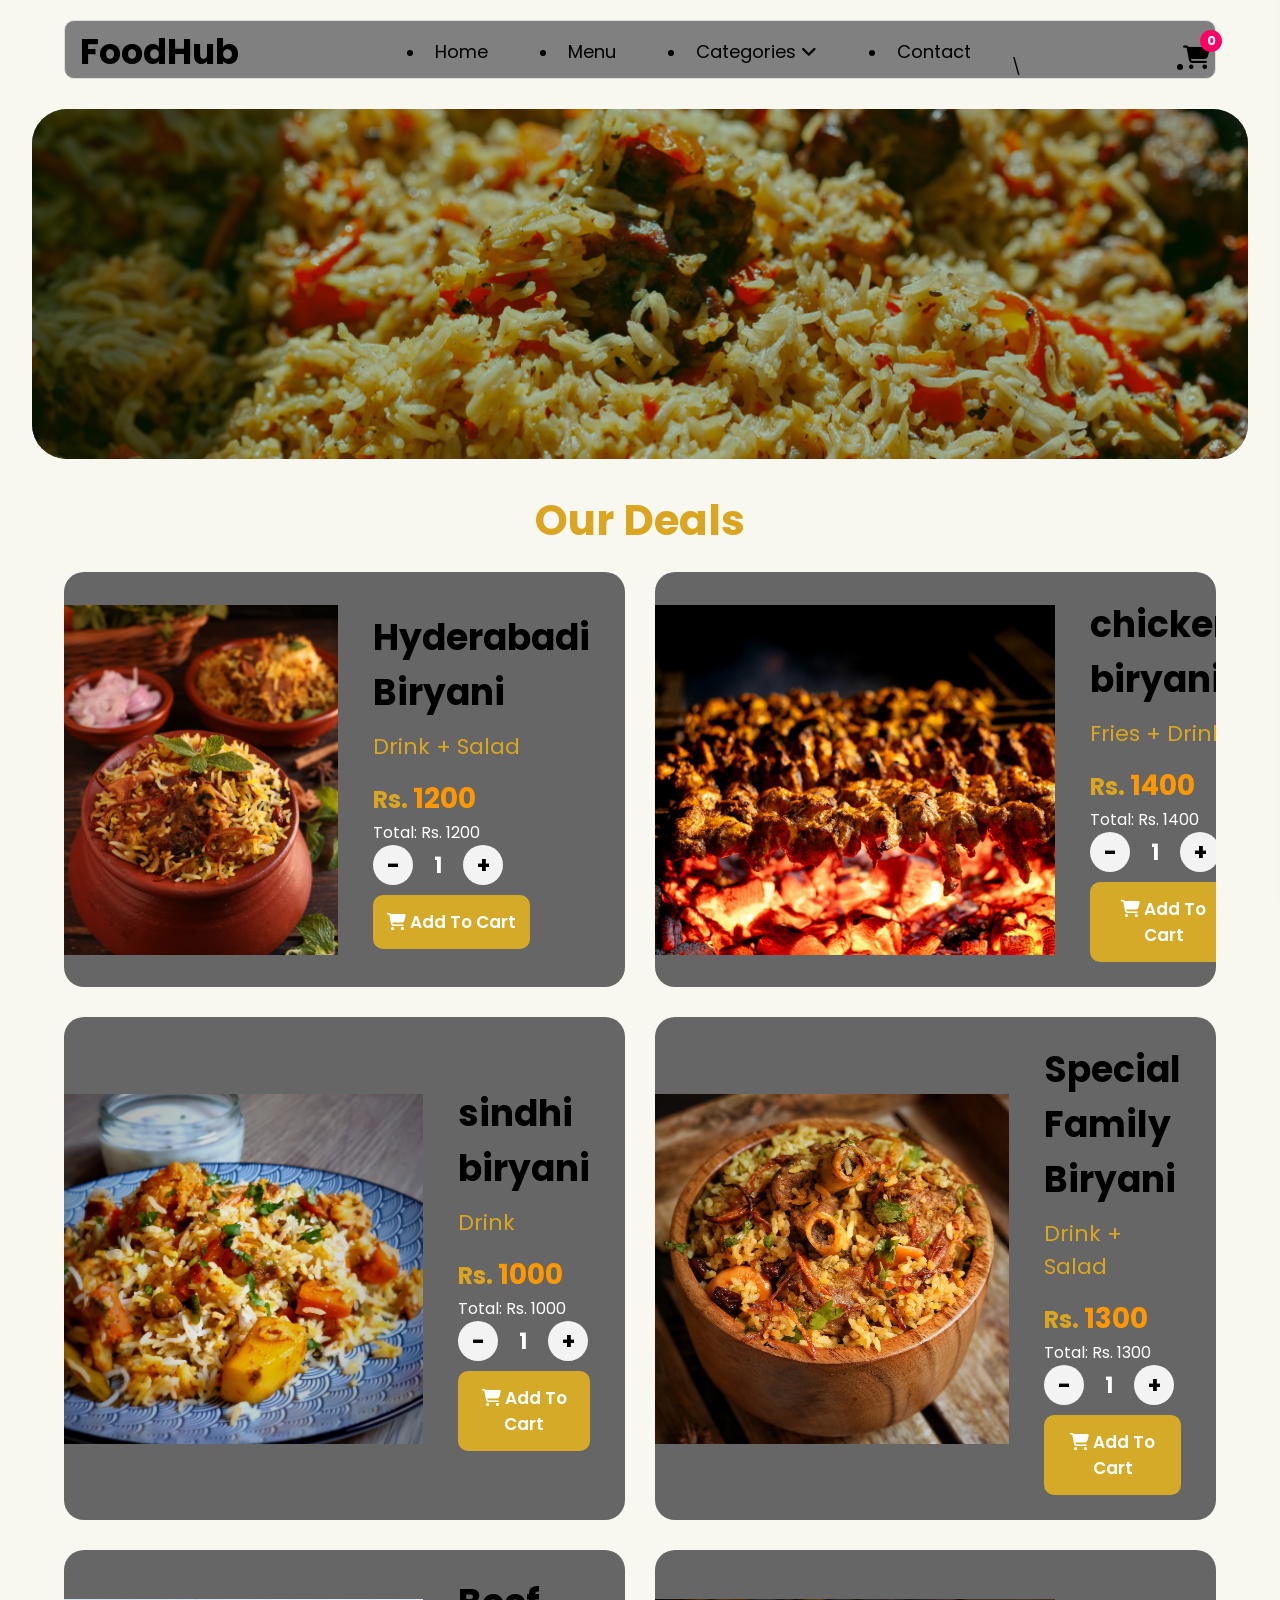
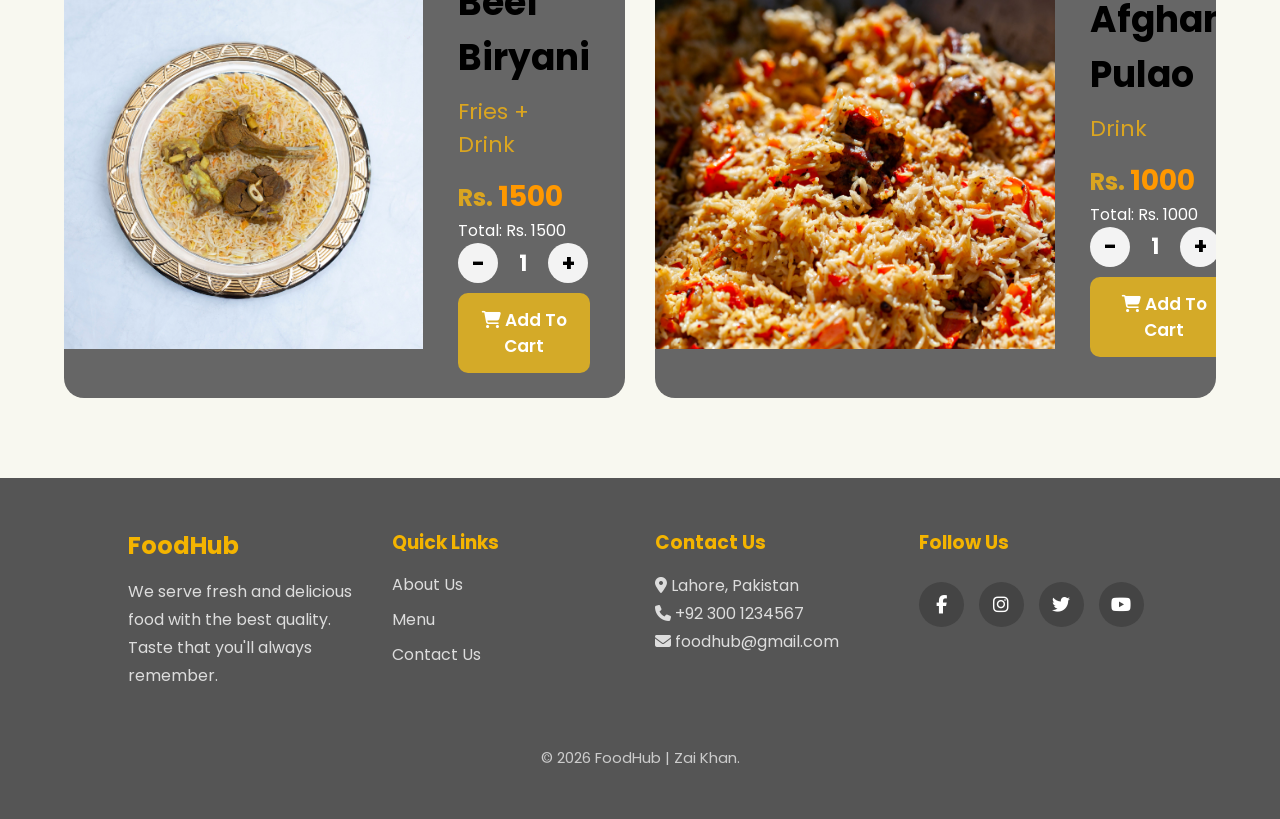
<file: biryani1.html>
<!DOCTYPE html>
<html lang="en">

<head>
    <meta charset="UTF-8">
    <meta name="viewport" content="width=device-width, initial-scale=1.0">
    <title>Restaurant Banner</title>

    <!-- Font Awesome -->
    <link rel="stylesheet" href="https://cdnjs.cloudflare.com/ajax/libs/font-awesome/6.5.2/css/all.min.css">

    <!-- CSS -->
    <link rel="stylesheet" href="style3.css">
</head>

<body>
    <header>

        <nav>

            <div class="logo">
                FoodHub
            </div>

            <ul id="nav-links">

                <li><a href="index.html">Home</a></li>

                <li><a href="menu.html">Menu</a></li>

                <li class="dropdown">

                    <a href="#">Categories <i class="fa-solid fa-angle-down"></i></a>

                    <ul class="dropdown-menu">

                        <li><a href="tikka.html">Tikka</a></li>
                        <li><a href="biryani1.html">Biryani</a></li>
                        <li><a href="apetizer1.html">Appetizer</a></li>
                        <li><a href="fish.html">Fish</a></li>

                    </ul>

                </li>

                <li><a href="contact.html">Contact</a></li>\
                 </ul>
                <li>
           
            <a href="#" id="cart-icon">
                <i class="fa-solid fa-cart-shopping"></i>
                <span id="cart-count">0</span>
            </a>
            </li>
             <div class="hamburger" id="hamburger">
                            <span></span>
                            <span></span>
                            <span></span>
                        </div>


            

        </nav>
        <div class="search-box">

            <input type="text" id="search" placeholder="Search Food...">

        </div>


        <section class="banner">
            <img src="./assets/afghanip.jpg" alt="Burger Banner" class="bg-image">


        </section>

        <section class="combos">

            <h2 class="heading">Our Deals</h2>

            <div class="combo-container">

                <!-- Card 1 -->
                <div class="combo-card">
                    <img src="./assets/hyder b.jpg" alt="">
                    <div class="combo-content">
                        <h3>Hyderabadi Biryani</h3>
                        <p> Drink + Salad</p>

                        <div class="price-box">

                            <div class="price">
                                Rs. <span class="unit-price">1200</span>
                            </div>

                            <div class="total">
                                Total: Rs. <span class="total-price">1200</span>
                            </div>

                            <div class="cart-controls">

                                <button class="minus">-</button>

                                <span class="quantity">1</span>

                                <button class="plus">+</button>

                                <button class="cart-btn">
                                    <i class="fa-solid fa-cart-shopping"></i>
                                    Add To Cart
                                </button>

                            </div>

                        </div>
                    </div>
                </div>

                <!-- Card 2 -->
                <div class="combo-card">
                    <img src="./assets/pexels-litoon-dev-148552401-36879454.jpg">
                    <div class="combo-content">
                        <h3>chicken biryani</h3>
                        <p> Fries + Drink</p>
                        <div class="price-box">

                            <div class="price">
                                Rs. <span class="unit-price">1400</span>
                            </div>

                            <div class="total">
                                Total: Rs. <span class="total-price">1400</span>
                            </div>

                            <div class="cart-controls">

                                <button class="minus">-</button>

                                <span class="quantity">1</span>

                                <button class="plus">+</button>

                                <button class="cart-btn">
                                    <i class="fa-solid fa-cart-shopping"></i>
                                    Add To Cart
                                </button>

                            </div>

                        </div>
                    </div>
                </div>

                <!-- Card 3 -->
                <div class="combo-card">
                    <img src="./assets/sindhi bir.jpg" alt="">
                    <div class="combo-content">
                        <h3>sindhi biryani</h3>
                        <p> Drink</p>

                        <div class="price-box">

                            <div class="price">
                                Rs. <span class="unit-price">1000</span>
                            </div>

                            <div class="total">
                                Total: Rs. <span class="total-price">1000</span>
                            </div>

                            <div class="cart-controls">

                                <button class="minus">-</button>

                                <span class="quantity">1</span>

                                <button class="plus">+</button>

                                <button class="cart-btn">
                                    <i class="fa-solid fa-cart-shopping"></i>
                                    Add To Cart
                                </button>

                            </div>

                        </div>
                    </div>
                </div>










                <!-- Card 1 -->
                <div class="combo-card">
                    <img src="./assets/special family b.jpg" alt="">
                    <div class="combo-content">
                        <h3>Special Family Biryani</h3>
                        <p> Drink + Salad</p>
                        <div class="price-box">

                            <div class="price">
                                Rs. <span class="unit-price">1300</span>
                            </div>

                            <div class="total">
                                Total: Rs. <span class="total-price">1300</span>
                            </div>

                            <div class="cart-controls">

                                <button class="minus">-</button>

                                <span class="quantity">1</span>

                                <button class="plus">+</button>

                                <button class="cart-btn">
                                    <i class="fa-solid fa-cart-shopping"></i>
                                    Add To Cart
                                </button>

                            </div>

                        </div>
                    </div>
                </div>


                <!-- Card 2 -->
                <div class="combo-card">
                    <img src="./assets/beef b.jpg" alt="">
                    <div class="combo-content">
                        <h3>Beef Biryani</h3>
                        <p> Fries + Drink</p>

                        <div class="price-box">

                            <div class="price">
                                Rs. <span class="unit-price">1500</span>
                            </div>

                            <div class="total">
                                Total: Rs. <span class="total-price">1500</span>
                            </div>

                            <div class="cart-controls">

                                <button class="minus">-</button>

                                <span class="quantity">1</span>

                                <button class="plus">+</button>

                                <button class="cart-btn">
                                    <i class="fa-solid fa-cart-shopping"></i>
                                    Add To Cart
                                </button>

                            </div>

                        </div>
                    </div>
                </div>

                <!-- Card 3 -->
                <div class="combo-card">
                    <img src="./assets/afghanip.jpg" alt="">
                    <div class="combo-content">
                        <h3>Afghani Pulao</h3>
                        <p> Drink</p>

                        <div class="price-box">

                            <div class="price">
                                Rs. <span class="unit-price">1000</span>
                            </div>

                            <div class="total">
                                Total: Rs. <span class="total-price">1000</span>
                            </div>

                            <div class="cart-controls">

                                <button class="minus">-</button>

                                <span class="quantity">1</span>

                                <button class="plus">+</button>

                                <button class="cart-btn">
                                    <i class="fa-solid fa-cart-shopping"></i>
                                    Add To Cart
                                </button>

                            </div>

                        </div>
                    </div>
                </div>

            </div>


        </section>
    </header>


    <div class="cart-sidebar">

        <div class="cart-header">
            <h2>Your Cart</h2>
            <button id="close-cart">&times;</button>
        </div>

        <div id="cart-items">

        </div>

        <div class="cart-footer">

            <h3>
                Total :
                Rs.
                <span id="grand-total">0</span>
            </h3>

            <a href="checkout.html">
                <button id="checkout">
                    Checkout
                </button>
            </a>

        </div>

    </div>

    <footer>

        <div class="footer-container">

            <div class="footer-box">

                <h2>FoodHub</h2>

                <p>
                    We serve fresh and delicious food with the best quality.
                    Taste that you'll always remember.
                </p>

            </div>

            <div class="footer-box">

                <h3>Quick Links</h3>


                <a href="#">About Us</a>
                <a href="menu.html">Menu</a>
                <a href="contact.html">Contact Us</a>

            </div>

            <div class="footer-box">

                <h3>Contact Us</h3>

                <p><i class="fa-solid fa-location-dot"></i> Lahore, Pakistan</p>

                <p><i class="fa-solid fa-phone"></i> +92 300 1234567</p>

                <p><i class="fa-solid fa-envelope"></i> foodhub@gmail.com</p>

            </div>

            <div class="footer-box">

                <h3>Follow Us</h3>

                <div class="social">

                    <a href="#"><i class="fab fa-facebook-f"></i></a>

                    <a href="#"><i class="fab fa-instagram"></i></a>

                    <a href="#"><i class="fab fa-twitter"></i></a>

                    <a href="#"><i class="fab fa-youtube"></i></a>

                </div>

            </div>

        </div>

        <hr>

        <p class="copy">
            © 2026 FoodHub | Zai Khan.
        </p>

    </footer>





    <script>

        const hamburger = document.getElementById("hamburger");
        const navLinks = document.getElementById("nav-links");

        hamburger.addEventListener("click", function () {
            navLinks.classList.toggle("active");
        });

        const dropdown = document.querySelector(".dropdown");

        dropdown.addEventListener("click", function (e) {
            if (window.innerWidth <= 768) {
                e.preventDefault();
                dropdown.classList.toggle("active");
            }
        });

        const cartItems = document.getElementById("cart-items");

        const grandTotal = document.getElementById("grand-total");

        const cartCount = document.getElementById("cart-count");

        let total = 0;

        let count = 0;
        let cart = JSON.parse(localStorage.getItem("cart")) || [];

        document.querySelectorAll(".combo-card").forEach(function (card) {
            const productName = card.querySelector("h3").textContent;

            const addBtn = card.querySelector(".cart-btn");

            let qty = 1;

            const unitPrice = parseInt(card.querySelector(".unit-price").textContent);

            const qtyText = card.querySelector(".quantity");

            const totalText = card.querySelector(".total-price");

            const plus = card.querySelector(".plus");

            const minus = card.querySelector(".minus");

            plus.addEventListener("click", function () {

                qty++;

                qtyText.textContent = qty;

                totalText.textContent = qty * unitPrice;

            });

            minus.addEventListener("click", function () {

                if (qty > 1) {

                    qty--;

                    qtyText.textContent = qty;

                    totalText.textContent = qty * unitPrice;

                }

            });

            addBtn.addEventListener("click", function () {

                const existingItem = cart.find(function (item) {
                    return item.name === productName;
                });

                if (existingItem) {

                    existingItem.qty += qty;

                } else {

                    cart.push({
                        name: productName,
                        price: unitPrice,
                        qty: qty
                    });

                }

                renderCart();

            });
        });






        const cartIcon = document.getElementById("cart-icon");

        const cartSidebar = document.querySelector(".cart-sidebar");

        const closeCart = document.getElementById("close-cart");

        cartIcon.onclick = function () {

            cartSidebar.classList.add("active");

        }

        closeCart.onclick = function () {

            cartSidebar.classList.remove("active");

        }
        renderCart();

        function renderCart() {

            cartItems.innerHTML = "";

            total = 0;
            count = 0;

            cart.forEach(function (item) {

                total += item.price * item.qty;

                count += item.qty;

                cartItems.innerHTML += `

<div class="cart-item">

    <h4>${item.name}</h4>

    <div class="cart-qty">

        <button class="decrease" data-name="${item.name}">-</button>

        <span>${item.qty}</span>

        <button class="increase" data-name="${item.name}">+</button>

    </div>

    <p>Rs. ${item.qty * item.price}</p>

    <button class="remove-btn" data-name="${item.name}">
        Remove
    </button>

    <hr>

</div>

`;
            });

            if (cart.length === 0) {

                cartItems.innerHTML = "<h3>Your Cart is Empty</h3>";

            }

            grandTotal.textContent = total;

            cartCount.textContent = count;

            localStorage.setItem("cart", JSON.stringify(cart));

            document.querySelectorAll(".remove-btn").forEach(function (btn) {

                btn.addEventListener("click", function () {

                    const name = this.dataset.name;

                    cart = cart.filter(function (item) {
                        return item.name !== name;
                    });

                    renderCart();

                });

            });


            document.querySelectorAll(".increase").forEach(function (btn) {

                btn.addEventListener("click", function () {

                    const name = this.dataset.name;

                    const item = cart.find(function (p) {
                        return p.name === name;
                    });

                    item.qty++;

                    renderCart();

                });

            });

            document.querySelectorAll(".decrease").forEach(function (btn) {

                btn.addEventListener("click", function () {

                    const name = this.dataset.name;

                    const item = cart.find(function (p) {
                        return p.name === name;
                    });

                    if (item.qty > 1) {

                        item.qty--;

                    } else {

                        cart = cart.filter(function (p) {
                            return p.name !== name;
                        });

                    }

                    renderCart();

                });

            });



        }
        const topBtn = document.getElementById("topBtn");

        window.onscroll = function () {

            if (window.scrollY > 300) {

                topBtn.style.display = "block";

            } else {

                topBtn.style.display = "none";

            }

        }

        topBtn.onclick = function () {

            window.scrollTo({

                top: 0,

                behavior: "smooth"

            });

        }
    </script>
</body>

</html>
</file>
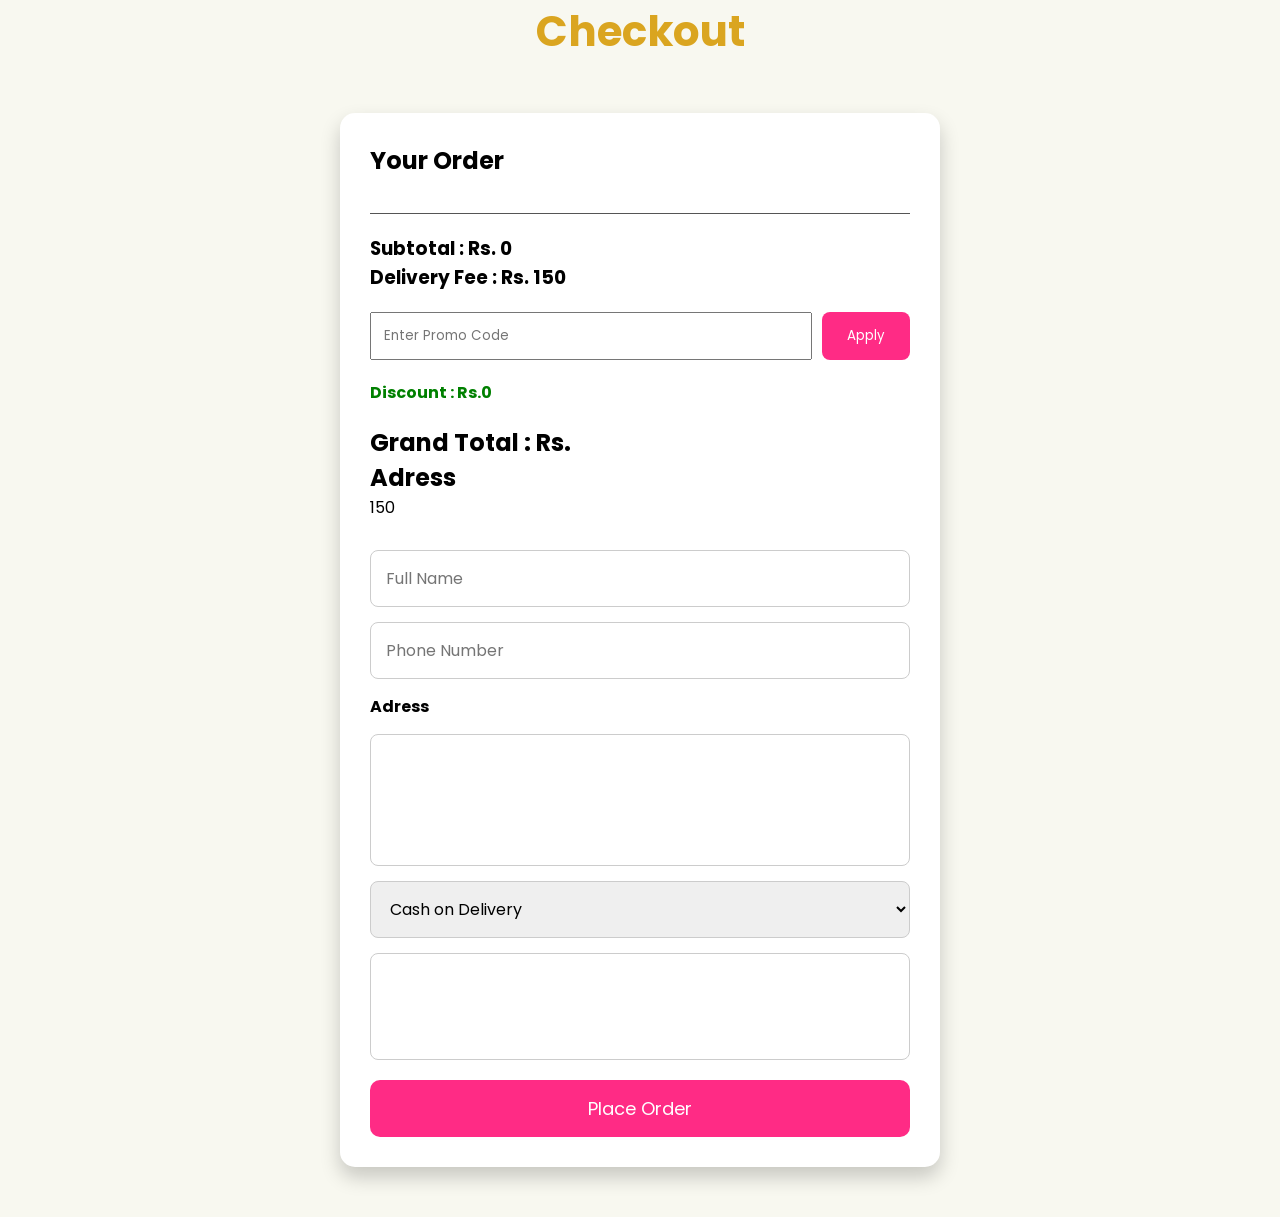
<file: checkout.html>
<!DOCTYPE html>
<html lang="en">

<head>

<meta charset="UTF-8">

<meta name="viewport" content="width=device-width, initial-scale=1.0">

<title>Checkout</title>

<link rel="stylesheet" href="style3.css">

</head>

<body>

<h1 class="heading">
Checkout
</h1>

<div class="checkout-card">

<h2>Your Order</h2>

<div id="checkout-items">

</div>

<hr>

<h3>
Subtotal :
Rs.
<span id="checkout-total">0</span>
</h3>

<h3>
Delivery Fee :
Rs.
150
</h3>
<div class="promo-box">

    <input
        type="text"
        id="promo-code"
        placeholder="Enter Promo Code">

    <button id="apply-promo">
        Apply
    </button>

</div>

<p id="discount-text">
    Discount : Rs.0
</p>

<h2>
Grand Total :
Rs.
<h2>Adress</h2>
<span id="final-total">0</span>
</h2>

<div class="customer-form">

    <input type="text"
           id="customer-name"
           placeholder="Full Name"
           required>

    <input type="tel"
           id="customer-phone"
           placeholder="Phone Number"
           required>
<h4>Adress</h4>
    <textarea
    
        id="customer-address"
        placeholder="Delivery Address"
        rows="4"
        required>
    </textarea>

    <select id="payment">

        <option value="Cash on Delivery">
            Cash on Delivery
        </option>

        <option value="Credit Card">
            Credit Card
        </option>

        <option value="Debit Card">
            Debit Card
        </option>

    </select>

    <textarea
        id="notes"
        placeholder="Order Notes (Optional)"
        rows="3">
    </textarea>

</div>

<button id="place-order">

Place Order

</button>

</div>

<script src="checkout.js"></script>

</body>

</html>
</file>
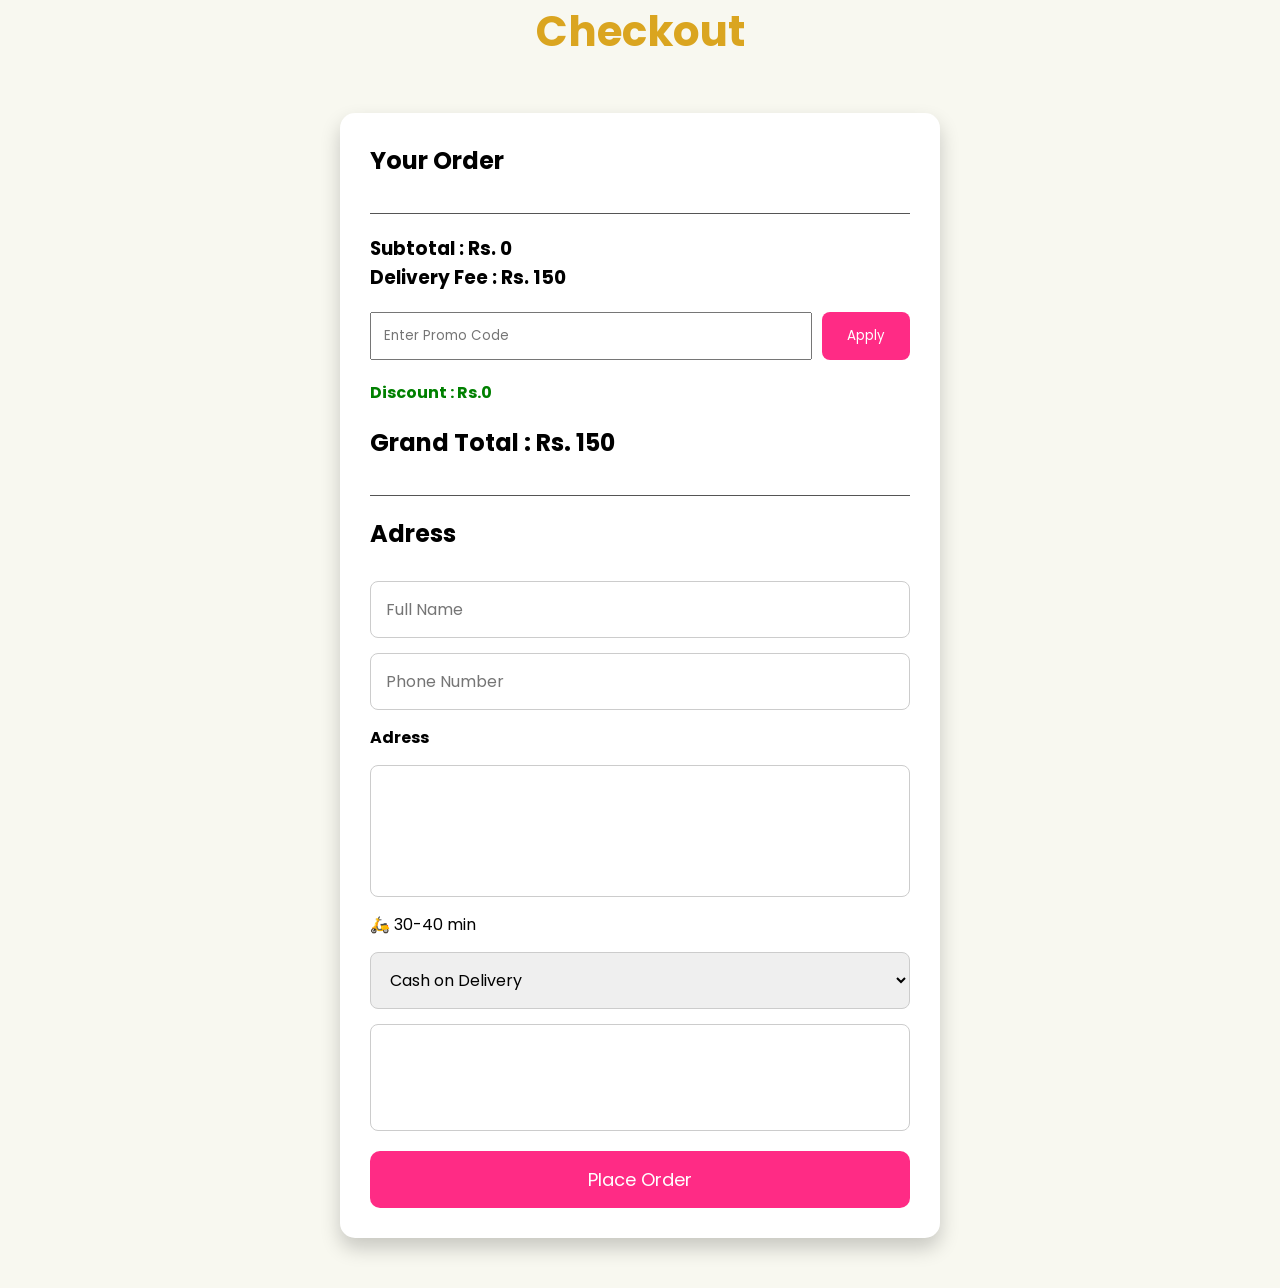
<file: checkout1.html>
<!DOCTYPE html>
<html lang="en">

<head>

<meta charset="UTF-8">

<meta name="viewport" content="width=device-width, initial-scale=1.0">

<title>Checkout</title>

<link rel="stylesheet" href="style3.css">

</head>

<body>

<h1 class="heading">
Checkout
</h1>

<div class="checkout-card">

<h2>Your Order</h2>

<div id="checkout-items">

</div>

<hr>

<h3>
Subtotal :
Rs.
<span id="checkout-total">0</span>
</h3>

<h3>
Delivery Fee :
Rs.
150
</h3>
<div class="promo-box">

    <input
        type="text"
        id="promo-code"
        placeholder="Enter Promo Code">

    <button id="apply-promo">
        Apply
    </button>

</div>

<p id="discount-text">
    Discount : Rs.0
</p>

<h2>
Grand Total :
Rs.
<span id="final-total">0</span><hr>
<h2>Adress</h2>
</h2>

<div class="customer-form">

    <input type="text"
           id="customer-name"
           placeholder="Full Name"
           required>

    <input type="tel"
           id="customer-phone"
           placeholder="Phone Number"
           required>
<h4>Adress</h4>
    <textarea
        id="customer-address"
        placeholder="Delivery Address"
        rows="4"
        required>
    </textarea>


    <p class="delivery">
🛵 30-40 min
</p>

    <select id="payment">

        <option value="Cash on Delivery">
            Cash on Delivery
        </option>

        <option value="Credit Card">
            Credit Card
        </option>

        <option value="Debit Card">
            Debit Card
        </option>

    </select>

    <textarea
        id="notes"
        placeholder="Order Notes (Optional)"
        rows="3">
    </textarea>

</div>

<button id="place-order">

Place Order

</button>

</div>

<script src="checkout1.js"></script>

</body>

</html>
</file>
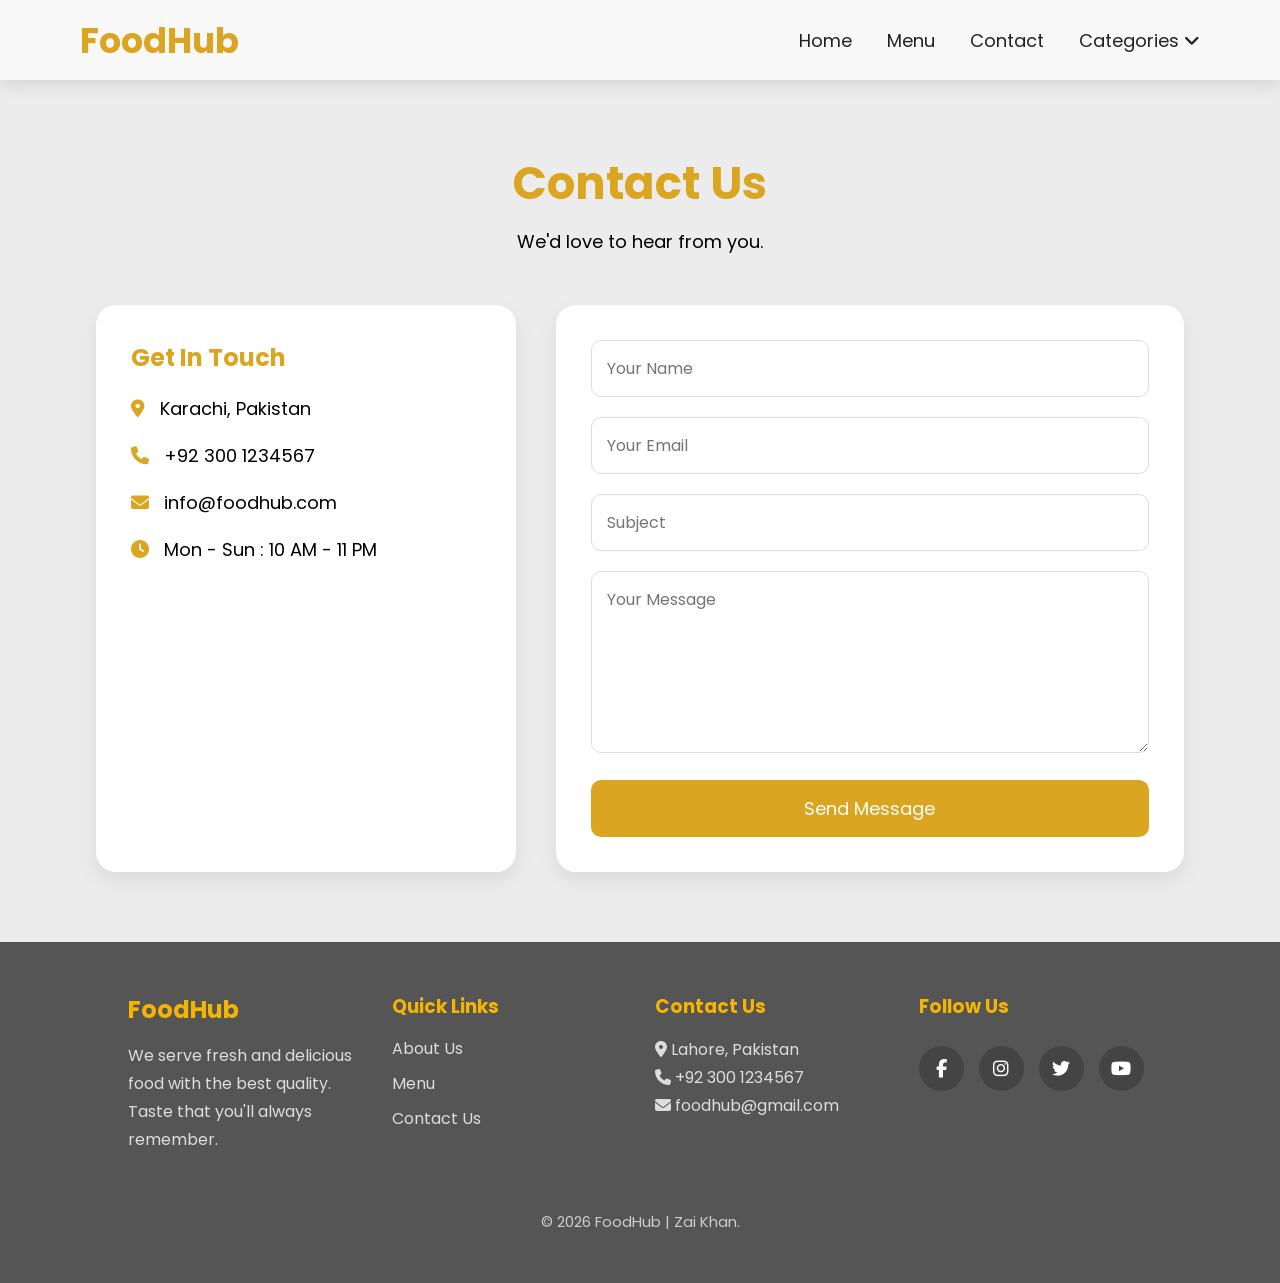
<file: contact.html>
<!DOCTYPE html>
<html lang="en">

<head>

    <meta charset="UTF-8">
    <meta name="viewport" content="width=device-width, initial-scale=1.0">

    <title>Contact Us</title>

    <link rel="stylesheet" href="style5.css">

    <link rel="stylesheet"
        href="https://cdnjs.cloudflare.com/ajax/libs/font-awesome/6.5.2/css/all.min.css">

</head>

<body>

<header>

<nav>

<div class="logo">FoodHub</div>

<ul>

<li><a href="index.html">Home</a></li>

<li><a href="menu.html">Menu</a></li>

<li><a href="contact.html">Contact</a></li>
<li class="dropdown">

                    <a href="#">Categories <i class="fa-solid fa-angle-down"></i></a>

                    <ul class="dropdown-menu">

                        <li><a href="tikka.html">Tikka</a></li>
                        <li><a href="biryani1.html">Biryani</a></li>
                        <li><a href="apetizer1.html">Appetizer</a></li>
                        <li><a href="fish.html">Fish</a></li>
                      

                    </ul>

                </li>

</ul>
<div class="menu-toggle" id="menu-toggle">
        <i class="fa-solid fa-bars"></i>
    </div>
</nav>

</header>


<section class="contact">

<h1>Contact Us</h1>

<p>We'd love to hear from you.</p>

<div class="contact-container">

<div class="contact-info">

<h2>Get In Touch</h2>

<p><i class="fa-solid fa-location-dot"></i> Karachi, Pakistan</p>

<p><i class="fa-solid fa-phone"></i> +92 300 1234567</p>

<p><i class="fa-solid fa-envelope"></i> info@foodhub.com</p>

<p><i class="fa-solid fa-clock"></i> Mon - Sun : 10 AM - 11 PM</p>

</div>

<div class="contact-form">

<form>

<input type="text" placeholder="Your Name" required>

<input type="email" placeholder="Your Email" required>

<input type="text" placeholder="Subject">

<textarea rows="6" placeholder="Your Message"></textarea>

<button type="submit">Send Message</button>

</form>

</div>

</div>

</section>
 <footer>

        <div class="footer-container">

            <div class="footer-box">

                <h2>FoodHub</h2>

                <p>
                    We serve fresh and delicious food with the best quality.
                    Taste that you'll always remember.
                </p>

            </div>

            <div class="footer-box">

                <h3>Quick Links</h3>


                <a href="#">About Us</a>
                <a href="menu.html">Menu</a>
                <a href="contact.html">Contact Us</a>

            </div>

            <div class="footer-box">

                <h3>Contact Us</h3>

                <p><i class="fa-solid fa-location-dot"></i> Lahore, Pakistan</p>

                <p><i class="fa-solid fa-phone"></i> +92 300 1234567</p>

                <p><i class="fa-solid fa-envelope"></i> foodhub@gmail.com</p>

            </div>

            <div class="footer-box">

                <h3>Follow Us</h3>

                <div class="social">

                    <a href="#"><i class="fab fa-facebook-f"></i></a>

                    <a href="#"><i class="fab fa-instagram"></i></a>

                    <a href="#"><i class="fab fa-twitter"></i></a>

                    <a href="#"><i class="fab fa-youtube"></i></a>

                </div>

            </div>

        </div>

        <hr>

        <p class="copy">
            © 2026 FoodHub | Zai Khan.
        </p>

    </footer>


<script>

const menuToggle = document.getElementById("menu-toggle");
const navLinks = document.getElementById("nav-links");

menuToggle.addEventListener("click", () => {
    navLinks.classList.toggle("active");
});

</script>
</body>

</html>
</file>
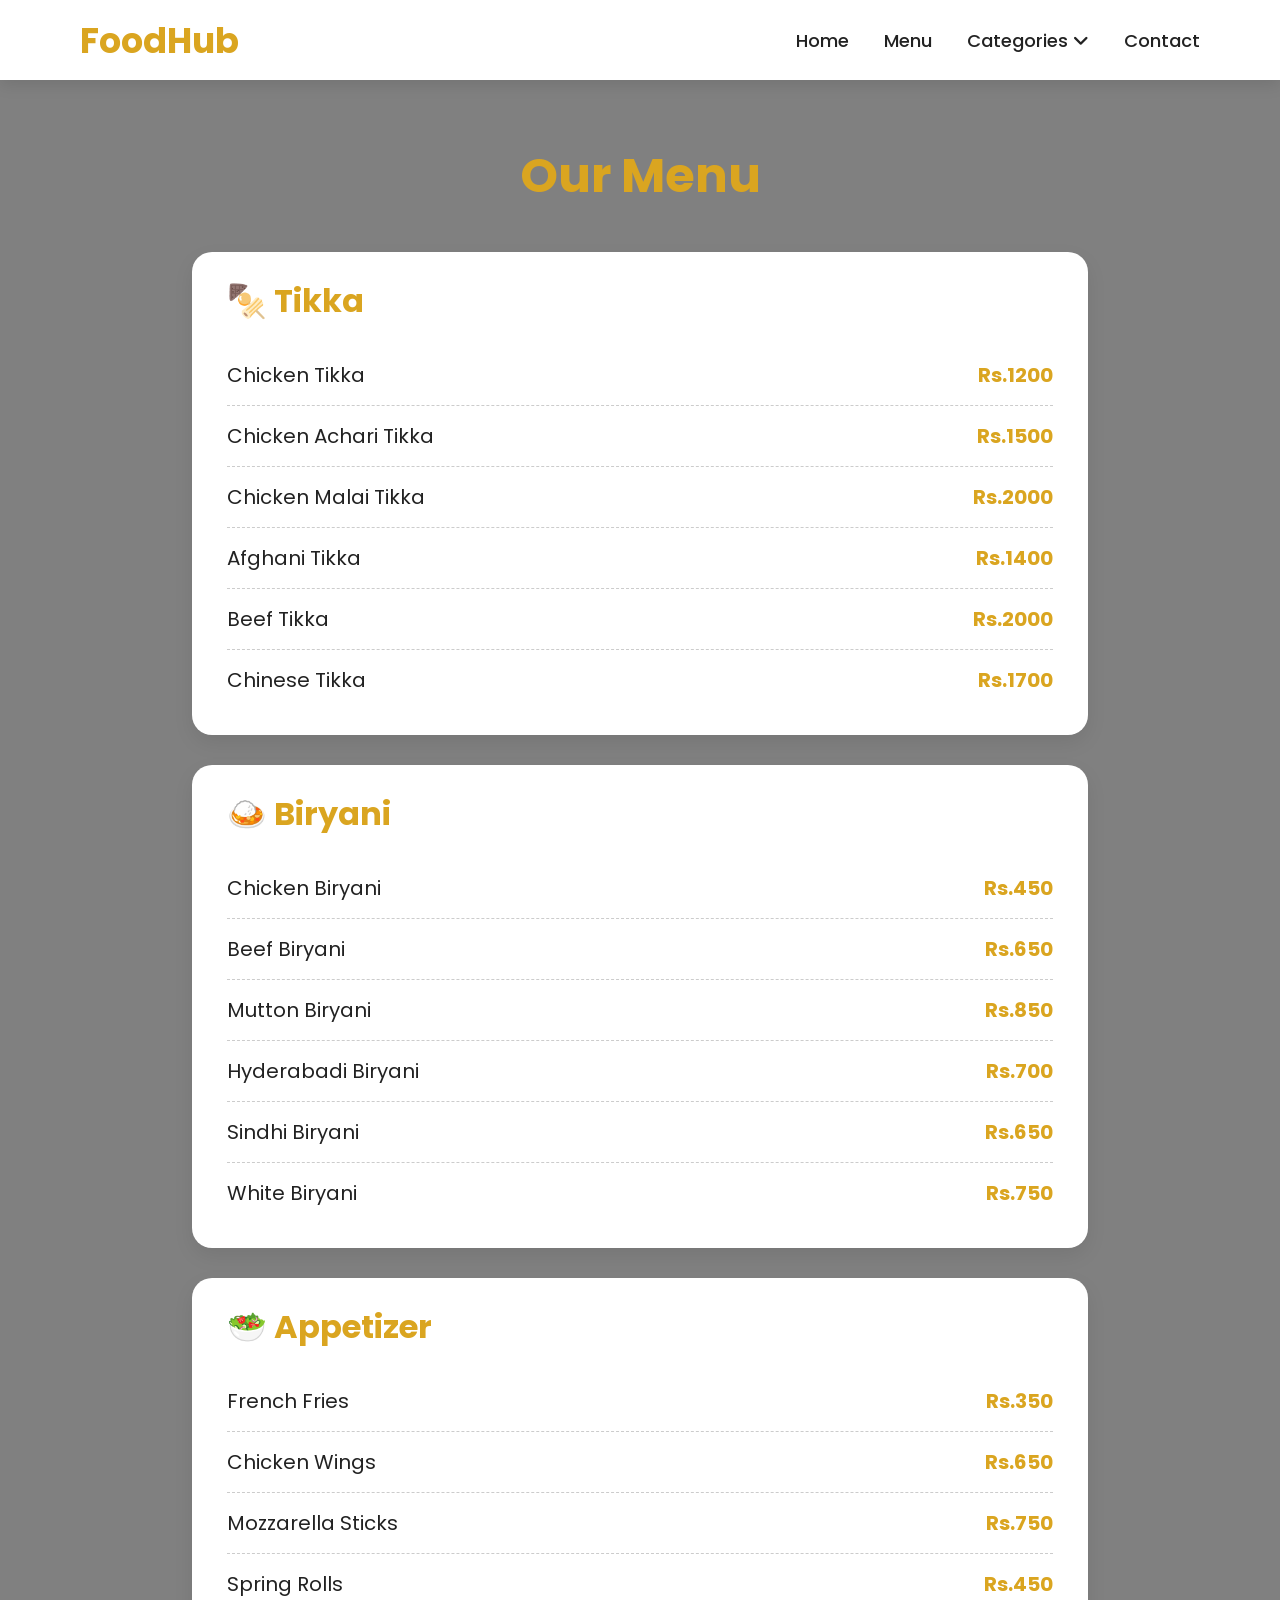
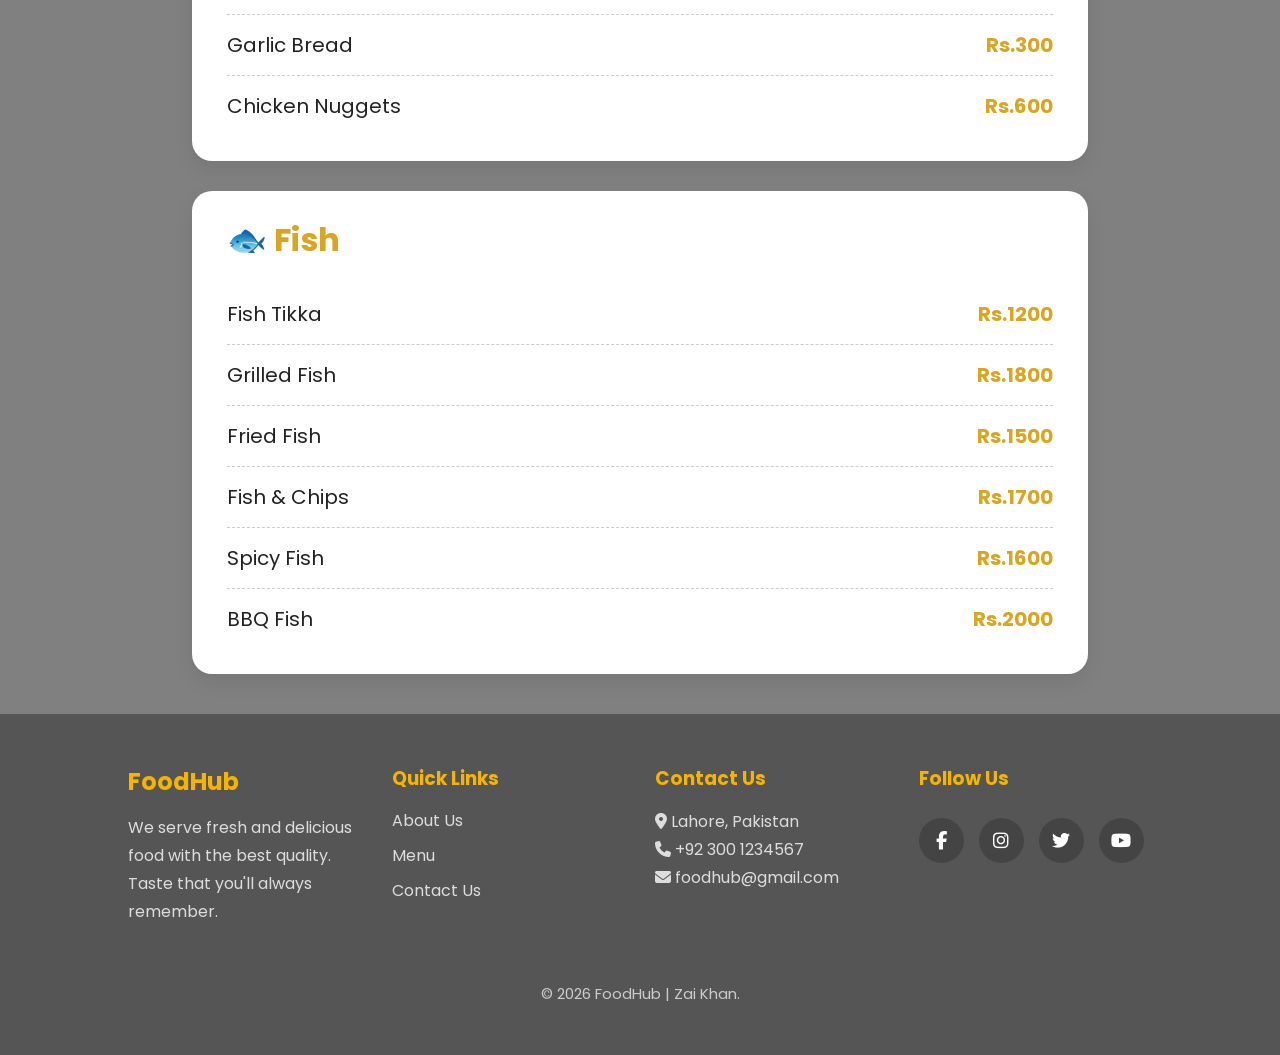
<file: menu.html>
<!DOCTYPE html>
<html lang="en">
<head>
<meta charset="UTF-8">
<meta name="viewport" content="width=device-width, initial-scale=1.0">
<title>FoodHub Menu</title>

<link rel="stylesheet" href="style4.css">
<link rel="stylesheet" href="https://cdnjs.cloudflare.com/ajax/libs/font-awesome/6.5.2/css/all.min.css">

</head>

<body>

<header>

    <nav>

            <div class="logo">
                FoodHub
            </div>

            <ul id="nav-links">

                <li><a href="index.html">Home</a></li>

                <li><a href="menu.html">Menu</a></li>

                <li class="dropdown">

                    <a href="#">Categories <i class="fa-solid fa-angle-down"></i></a>

                    <ul class="dropdown-menu">

                        <li><a href="tikka.html">Tikka</a></li>
                        <li><a href="biryani1.html">Biryani</a></li>
                        <li><a href="apetizer1.html">Appetizer</a></li>
                        <li><a href="fish.html">Fish</a></li>
                      

                    </ul>

                </li>

                <li><a href="#">Contact</a></li>
            </ul>

 <div class="menu-toggle" id="menu-toggle">
        <i class="fa-solid fa-bars"></i>
    </div>
           

        </nav>

</header>

<section class="menu-page">

<h1>Our Menu</h1>

<!-- Tikka -->

<div class="menu-category">

<h2>🍢 Tikka</h2>

<div class="menu-item">
<span>Chicken Tikka</span>
<span>Rs.1200</span>
</div>

<div class="menu-item">
<span>Chicken Achari Tikka</span>
<span>Rs.1500</span>
</div>

<div class="menu-item">
<span>Chicken Malai Tikka</span>
<span>Rs.2000</span>
</div>

<div class="menu-item">
<span>Afghani Tikka</span>
<span>Rs.1400</span>
</div>

<div class="menu-item">
<span>Beef Tikka</span>
<span>Rs.2000</span>
</div>

<div class="menu-item">
<span>Chinese Tikka</span>
<span>Rs.1700</span>
</div>

</div>

<!-- Biryani -->

<div class="menu-category">

<h2>🍛 Biryani</h2>

<div class="menu-item">
<span>Chicken Biryani</span>
<span>Rs.450</span>
</div>

<div class="menu-item">
<span>Beef Biryani</span>
<span>Rs.650</span>
</div>

<div class="menu-item">
<span>Mutton Biryani</span>
<span>Rs.850</span>
</div>

<div class="menu-item">
<span>Hyderabadi Biryani</span>
<span>Rs.700</span>
</div>

<div class="menu-item">
<span>Sindhi Biryani</span>
<span>Rs.650</span>
</div>

<div class="menu-item">
<span>White Biryani</span>
<span>Rs.750</span>
</div>

</div>

<!-- Appetizer -->

<div class="menu-category">

<h2>🥗 Appetizer</h2>

<div class="menu-item">
<span>French Fries</span>
<span>Rs.350</span>
</div>

<div class="menu-item">
<span>Chicken Wings</span>
<span>Rs.650</span>
</div>

<div class="menu-item">
<span>Mozzarella Sticks</span>
<span>Rs.750</span>
</div>

<div class="menu-item">
<span>Spring Rolls</span>
<span>Rs.450</span>
</div>

<div class="menu-item">
<span>Garlic Bread</span>
<span>Rs.300</span>
</div>

<div class="menu-item">
<span>Chicken Nuggets</span>
<span>Rs.600</span>
</div>

</div>

<!-- Fish -->

<div class="menu-category">

<h2>🐟 Fish</h2>

<div class="menu-item">
<span>Fish Tikka</span>
<span>Rs.1200</span>
</div>

<div class="menu-item">
<span>Grilled Fish</span>
<span>Rs.1800</span>
</div>

<div class="menu-item">
<span>Fried Fish</span>
<span>Rs.1500</span>
</div>

<div class="menu-item">
<span>Fish & Chips</span>
<span>Rs.1700</span>
</div>

<div class="menu-item">
<span>Spicy Fish</span>
<span>Rs.1600</span>
</div>

<div class="menu-item">
<span>BBQ Fish</span>
<span>Rs.2000</span>
</div>

</div>

</section>
 <footer>

        <div class="footer-container">

            <div class="footer-box">

                <h2>FoodHub</h2>

                <p>
                    We serve fresh and delicious food with the best quality.
                    Taste that you'll always remember.
                </p>

            </div>

            <div class="footer-box">

                <h3>Quick Links</h3>


                <a href="#">About Us</a>
                <a href="menu.html">Menu</a>
                <a href="contact.html">Contact Us</a>

            </div>

            <div class="footer-box">

                <h3>Contact Us</h3>

                <p><i class="fa-solid fa-location-dot"></i> Lahore, Pakistan</p>

                <p><i class="fa-solid fa-phone"></i> +92 300 1234567</p>

                <p><i class="fa-solid fa-envelope"></i> foodhub@gmail.com</p>

            </div>

            <div class="footer-box">

                <h3>Follow Us</h3>

                <div class="social">

                    <a href="#"><i class="fab fa-facebook-f"></i></a>

                    <a href="#"><i class="fab fa-instagram"></i></a>

                    <a href="#"><i class="fab fa-twitter"></i></a>

                    <a href="#"><i class="fab fa-youtube"></i></a>

                </div>

            </div>

        </div>

        <hr>

        <p class="copy">
            © 2026 FoodHub | Zai Khan.
        </p>

    </footer>


<script>

const menuToggle = document.getElementById("menu-toggle");
const navLinks = document.getElementById("nav-links");

menuToggle.addEventListener("click", () => {
    navLinks.classList.toggle("active");
});

</script>
</body>
</html>
</file>
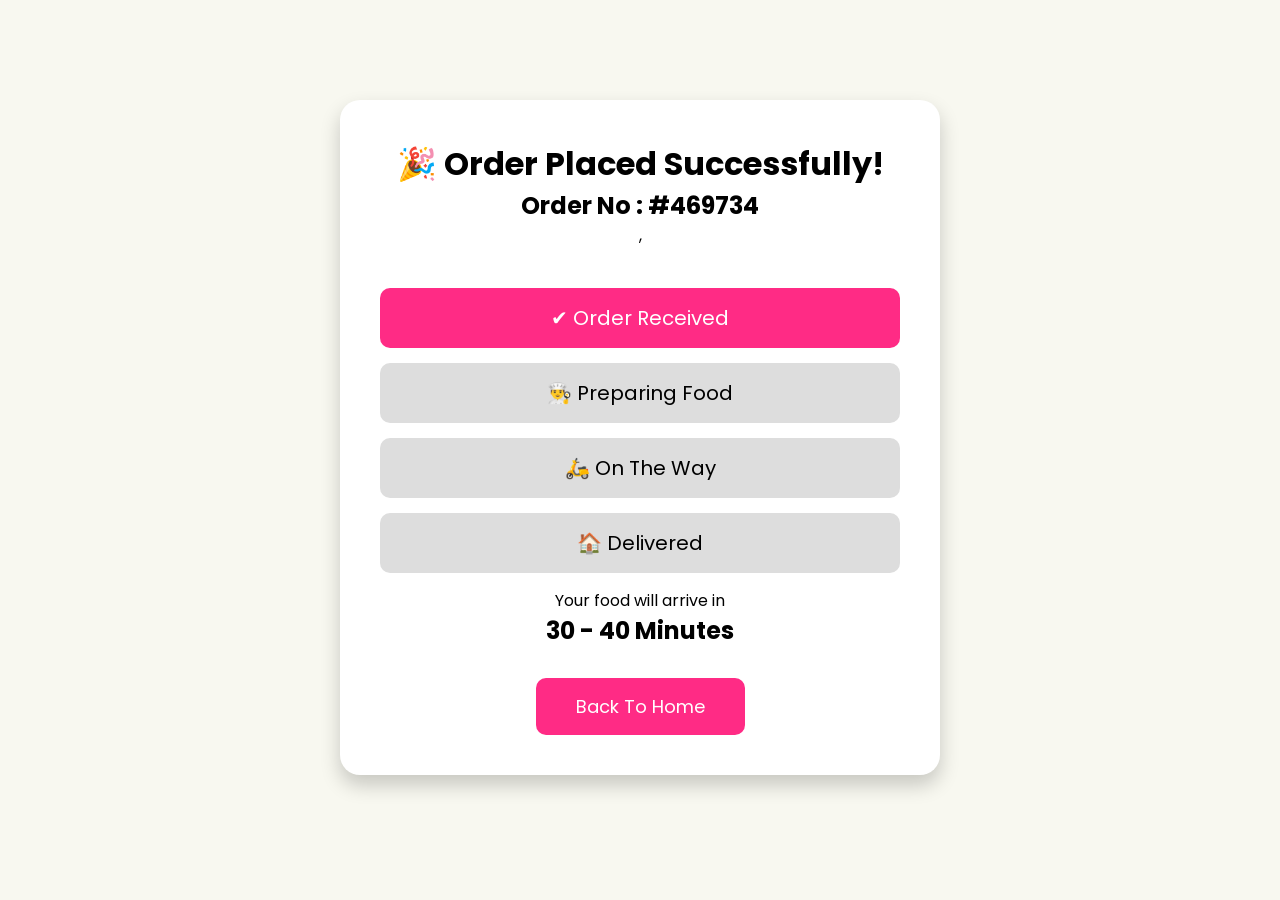
<file: success.html>
<!DOCTYPE html>
<html lang="en">
<head>

<meta charset="UTF-8">
<meta name="viewport" content="width=device-width, initial-scale=1.0">

<title>Order Success</title>

<link rel="stylesheet" href="style3.css">

</head>

<body>

<div class="success-card">

    <h1>🎉 Order Placed Successfully!</h1>

    <h2 id="order-number"></h2>,
    <div class="tracking">

    <div class="step active" id="step1">
        ✔ Order Received
    </div>

    <div class="step" id="step2">
        👨‍🍳 Preparing Food
    </div>

    <div class="step" id="step3">
        🛵 On The Way
    </div>

    <div class="step" id="step4">
        🏠 Delivered
    </div>

</div>

    <p>Your food will arrive in</p>

    <h2>30 - 40 Minutes</h2>

    <a href="index.html">

        <button class="home-btn">

            Back To Home

        </button>

    </a>

</div>

<script src="success.js"></script>

</body>
</html>
</file>
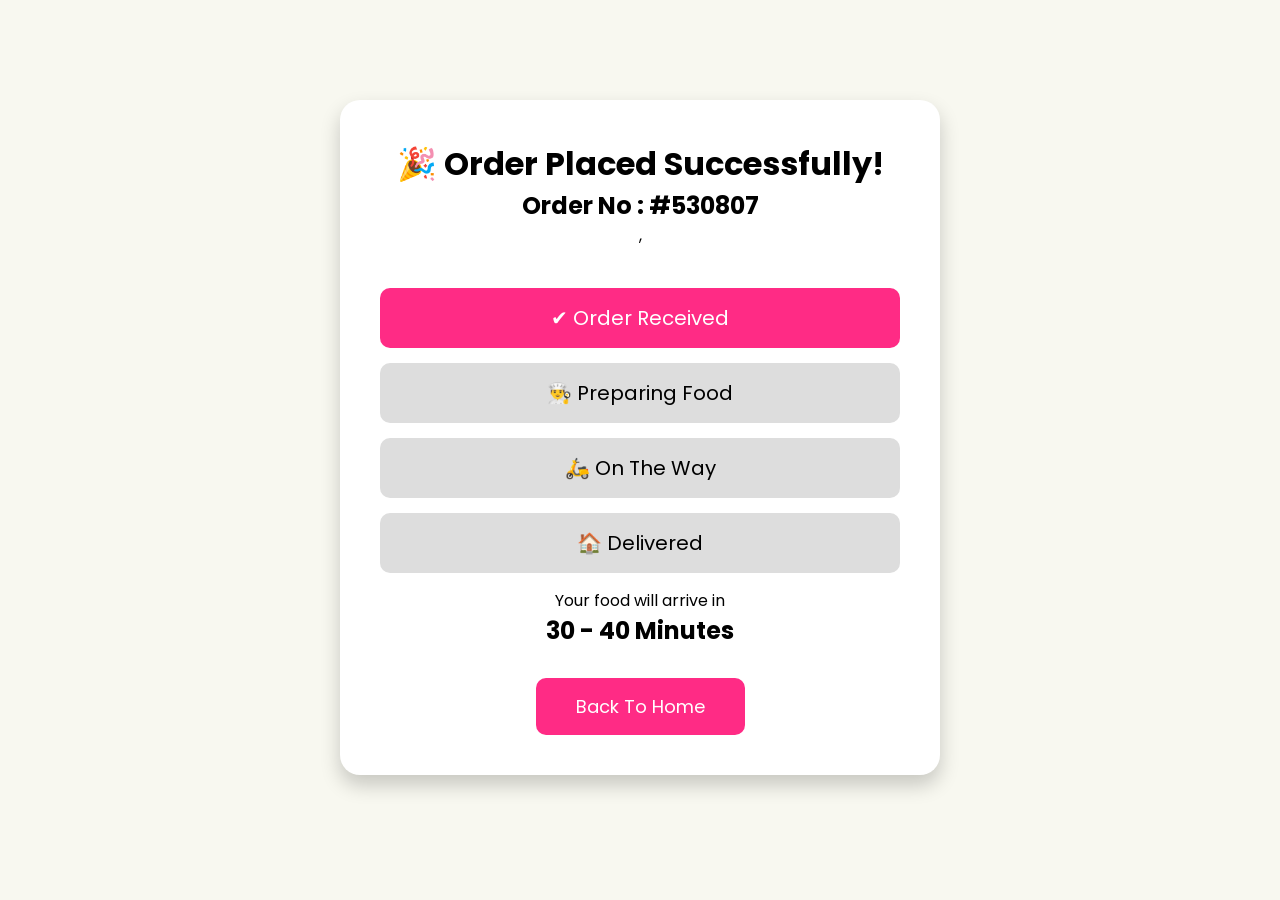
<file: success1.html>
<!DOCTYPE html>
<html lang="en">
<head>

<meta charset="UTF-8">
<meta name="viewport" content="width=device-width, initial-scale=1.0">

<title>Order Success</title>

<link rel="stylesheet" href="style3.css">

</head>

<body>

<div class="success-card">

    <h1>🎉 Order Placed Successfully!</h1>

    <h2 id="order-number"></h2>,
    <div class="tracking">

    <div class="step active" id="step1">
        ✔ Order Received
    </div>

    <div class="step" id="step2">
        👨‍🍳 Preparing Food
    </div>

    <div class="step" id="step3">
        🛵 On The Way
    </div>

    <div class="step" id="step4">
        🏠 Delivered
    </div>

</div>

    <p>Your food will arrive in</p>

    <h2>30 - 40 Minutes</h2>

    <a href="index.html">

        <button class="home-btn">

            Back To Home

        </button>

    </a>

</div>

<script src="success1.js"></script>

</body>
</html>
</file>
<file: style3.css>
/* ===========================
   Google Font
=========================== */

@import url('https://fonts.googleapis.com/css2?family=Poppins:wght@300;400;500;600;700;800;900&display=swap');

*{
    margin:0;
    padding:0;
    box-sizing:border-box;
    font-family:'Poppins',sans-serif;
}

body{

    
    margin:0;
    background: #F8F8F0;
}



nav{

position:absolute;
top:0;
left:0;
width:100%;
bottom: ;


display:flex;
justify-content:space-between;
align-items:center;

padding:20px 80px;
z-index:100;

margin-top: 20px;

}
#nav-links{
    display:flex;
    align-items:center;
    gap:30px;
}

.logo{
     font-size:35px;
    color:black;
    font-weight:bold;
    /* position:static; */
position: relative;
bottom: 15px;
    
}
  




nav ul{

display:flex;


}

nav ul li{

margin-left:30px;

}

nav ul li a{

color:rgb(8, 8, 8);
text-decoration:none;
font-size:18px;

}




/* ===========================
      Banner
=========================== */



.banner{
    position:relative;
    width:95%;
    height:350px;
    margin:30px auto;
    border-radius:35px;
    overflow:hidden;
    background-color: #666;
}



.bg-image{
    position:absolute;
    top:0;
    left:0;
    width:100%;
    height:100%;
    object-fit:cover;
    z-index:1;
}

.banner::after{
    content:"";
    position:absolute;
    top:0;
    left:0;
    width:100%;
    height:100%;
    background:rgba(0,50,0,.35);
    z-index:2;
}

.left{
    position:relative;
    z-index:3;
}


.offer{   
    position:absolute;
    left:490px;
    top:220px;
color: #e68900;
    width:430px;
    height:90px;

   
    display:flex;
    justify-content:center;
    align-items:center;
}







.combos{
    width:90%;
    margin:80px auto;
    margin-top: 10px;
   
}

.heading{
    text-align:center;
    font-size:42px;
    color:goldenrod;
    margin-bottom:20px;
}

.combo-container{
    display: grid;
    grid-template-columns: repeat(2, minmax(0,1fr));
    gap: 30px;
    margin-bottom: 30px;
    

}
   

.combo-card{
    width: 100%;
    display: flex;
    align-items: center;
    background: #666;
    border-radius: 20px;
    overflow: hidden;

}
    



.combo-card:hover{
    transform:translateY(-10px);
}

.combo-card img{
   
    width:400px;
    height:350px;
    object-fit:cover;
    display:block;
}
    


.combo-content{
   flex:1;
    padding:25px 35px;
}

.combo-content h3{
    font-size:36px;
    margin-bottom:10px;
}

.combo-content p{
    font-size:22px;
    color:goldenrod;
}

.price span{
    font-size:28px;
    color:#ff9800;
    font-weight:bold;
}

.price button{
    padding:12px 22px;
    border:none;
    border-radius:8px;
    background:#ff9800;
    color:#fff;
    cursor:pointer;
    font-size:16px;
    transition:.3s;
}

.price button:hover{
    background:#e68900;
}


.price-box{
    margin-top:15px;
}

.price{
    font-size:24px;
    font-weight:bold;
    color:goldenrod;
}



.quantity{
    color:white;
    font-size:22px;
    width:30px;
    text-align:center;
    font-weight:bold;
}

.total{
    color:white;
}
.cart-controls{
    display:flex;
    align-items:center;
    gap:10px;
    flex-wrap:wrap;
}

.cart-controls button{
    border:none;
    cursor:pointer;
}

.plus,
.minus{

    width:40px;
    height:40px;
    border-radius:50%;
    background:#f3f3f3;
    font-size:22px;
    font-weight:bold;
    transition:.3s;
}

.plus:hover,
.minus:hover{
    background:#ff0066;
    color:white;
}


.cart-btn{
/
   
    width:100%;
    padding:14px;
    color:white;
    border:none;
    border-radius:10px;
    cursor:pointer;
    font-size:17px;
    font-weight:600;
    transition:.3s;
    background-color: #d4aa28;

}

.cart-btn:hover{
    background:#e0005a;
}
footer{
    background:#2b2b2b;
    color:goldenrod;
    background-color: #555;
    padding:50px 10%;
}

.footer-container{
    display:flex;
    justify-content:space-between;
    flex-wrap:wrap;
    gap:30px;
}

.footer-box{
    flex:1;
    min-width:220px;
}

.footer-box h2,
.footer-box h3{
    margin-bottom:15px;
    color:#f4b400;
}

.footer-box p{
    color:#ddd;
    line-height:28px;
}

.footer-box a{
    display:block;
    color:#ddd;
    text-decoration:none;
    margin:10px 0;
    transition:.3s;
}

.footer-box a:hover{
    color:#f4b400;
}

.social{
    display:flex;
    gap:15px;
    margin-top:15px;
}

.social a{
    width:45px;
    height:45px;
    background:#444;
    color:white;
    display:flex;
    justify-content:center;
    align-items:center;
    border-radius:50%;
    font-size:18px;
    transition:.3s;
}

.social a:hover{
    background:#f4b400;
    color:#000;
}

hr{
    margin:35px 0 20px;
    border:0;
    height:1px;
    background:#555;
}

.copy{
    text-align:center;
    color:#ccc;
    font-size:15px;
}

/* Responsive */

@media(max-width:768px){

.footer-container{
    flex-direction:column;
}

}




 #cart-icon{
    position:absolute;
    top:20px;
    right:70px;
    font-size:24px;
    color:black;
    z-index:1001;
}

#cart-count{
    position:absolute;
    top:-10px;
    right:-12px;
    width:22px;
    height:22px;
    border-radius:50%;
    background:#ff0066;
    color:white;
    font-size:13px;
    display:flex;
    justify-content:center;
    align-items:center;
    font-weight:bold;
}



.cart-sidebar{

    position:fixed;
    top:0;
    right:-420px;

    width:400px;
    height:100vh;

    background:white;

    box-shadow:-5px 0 20px rgba(0,0,0,.2);

    transition:.4s;

    z-index:9999;

    display:flex;
    flex-direction:column;

}

.cart-sidebar.active{

    right:0;

}

.cart-header{

    display:flex;

    justify-content:space-between;

    align-items:center;

    padding:20px;

    border-bottom:1px solid #ddd;

}

#close-cart{

    border:none;

    background:none;

    font-size:30px;

    cursor:pointer;

}

#cart-items{

    flex:1;

    overflow:auto;

    padding:20px;

}

.cart-footer{

    padding:20px;

    border-top:1px solid #ddd;

}

#checkout{

    width:100%;

    padding:15px;

    background:#ff0066;

    color:white;

    border:none;

    border-radius:8px;

    cursor:pointer;

    font-size:18px;

}

.remove-btn{

    margin-top:10px;
    padding:8px 15px;
    border:none;
    background:#ff3b30;
    color:white;
    border-radius:6px;
    cursor:pointer;
    font-size:14px;

}

.remove-btn:hover{

    background:#d70015;

}

.cart-qty{

    display:flex;
    align-items:center;
    gap:12px;
    margin:10px 0;

}

.cart-qty button{

    width:32px;
    height:32px;
    border:none;
    border-radius:50%;
    background:goldenrod;
    color:white;
    cursor:pointer;
    font-size:18px;

}

.cart-qty span{

    font-weight:bold;
    font-size:18px;

}

.checkout-card{

width:600px;

margin:50px auto;

background:white;

padding:30px;

border-radius:15px;

box-shadow:0 10px 20px rgba(0,0,0,.2);

}

.checkout-item{

margin:20px 0;

}

#place-order{

width:100%;

padding:15px;

background:#ff2b85;

color:white;

border:none;

border-radius:10px;

font-size:18px;

cursor:pointer;

margin-top:20px;

}

#place-order:hover{

background:#d91d6c;

}
.customer-form{

    margin-top:30px;

    display:flex;

    flex-direction:column;

    gap:15px;

}

.customer-form input,
.customer-form textarea,
.customer-form select{

    width:100%;

    padding:15px;

    border:1px solid #ccc;

    border-radius:8px;

    font-size:16px;

}

.customer-form textarea{

    resize:none;

}

.promo-box{

    display:flex;

    gap:10px;

    margin:20px 0;

}

.promo-box input{

    flex:1;

    padding:12px;

}

.promo-box button{

    padding:12px 25px;

    background:#ff2b85;

    color:white;

    border:none;

    border-radius:8px;

    cursor:pointer;

}

#discount-text{

    color:green;

    font-weight:bold;

    margin-bottom:20px;

}
.success-card{

    width:600px;

    margin:100px auto;

    text-align:center;

    background:white;

    padding:40px;

    border-radius:20px;

    box-shadow:0 10px 20px rgba(0,0,0,.2);

}

.home-btn{

    margin-top:30px;

    padding:15px 40px;

    background:#ff2b85;

    color:white;

    border:none;

    border-radius:10px;

    cursor:pointer;

    font-size:18px;

}

.home-btn:hover{

    background:#d81b72;

}
.tracking{

    margin-top:40px;

}

.step{

    background:#ddd;

    padding:15px;

    margin:15px 0;

    border-radius:10px;

    font-size:20px;

    transition:.4s;

}

.step.active{

    background:#ff2b85;

    color:white;

}
.search-box{

    width:90%;

    margin:20px auto;
    z-index: 200;

}

.search-box input{

    width:100%;

    padding:15px;

    border-radius:10px;

    border:1px solid #ddd;

    font-size:18px;
    background-color: gray;

}

@media(max-width:768px){

.combo-container{

grid-template-columns:1fr;

}

.combo-card{

flex-direction:column;

}

.combo-card img{

width:100%;

}

.cart-sidebar{

width:100%;

}

.checkout-card{

width:95%;

}

}


 // drop down // */


 /* Dropdown */

nav ul{
    list-style: none;
    display: flex;
    gap: 30px;
}

/* nav ul li{ */
   /*  position: relative;
    bottom: 15px;
      z-index: 100; */
      nav ul li{
    position:relative;
    z-index:100;
    bottom:15px;
}


nav ul li a{
    text-decoration: none;
    color: black;
    padding: 10px;
    display: block;
}

.dropdown-menu{
    display: none;
    position: absolute;
    top: 100%;
    left: 0;
    background:white;
    min-width: 180px;
    list-style: none;
    padding: 0;
    margin: 0;
    border-radius: 8px;
    box-shadow: 0 5px 15px rgba(0,0,0,.2);
    z-index: 9999;
}

.dropdown-menu li{
    margin: 0;
}

.dropdown-menu li a{
    color:white;
    background-color: #444;
    padding: 12px 15px;
}

.dropdown-menu li a:hover{
    background: #f2f2f2;
}


@media (max-width:768px){

.dropdown:hover .dropdown-menu{
    display:none;
}

.dropdown.active .dropdown-menu{
    display:block;
}
 
}

 .dropdown:hover .dropdown-menu{
    display: block;
} 


/* // hamberger // */
.hamburger{
    display:none;
    position:absolute;
    top:20px;
    right:20px;
    flex-direction:column;
    gap:5px;
    cursor:pointer;
    z-index:1001;
}

.hamburger span{
    width:28px;
    height:3px;
    background:#100909;
    border-radius:5px;
}

@media(max-width:768px){

#nav-links{
    position:fixed;
    top:0;
    right:-100%;
    left:auto;
    width:250px;
    height:100vh;
    background:white;
    display:flex;
    flex-direction:column;
    padding-top:80px;
    transition:.4s;
}

#nav-links.active{
    right:0;
}

.hamburger{
    display:flex;

}
.logo{
    position: absolute;
    top: 15px;
    left: 20px;

}
.dropdown-menu{
    position:static;
    display:none;
    width:100%;
    box-shadow:none;
    background:transparent;
    margin-top:10px;
}

.dropdown.active .dropdown-menu{
    display:block;
}

.dropdown-menu li{
    padding-left:20px;
}
}
</file>
<file: style5.css>
@import url('https://fonts.googleapis.com/css2?family=Poppins:wght@300;400;500;600;700&display=swap');

*{
margin:0;
padding:0;
box-sizing:border-box;
font-family:Poppins,sans-serif;
}

body{

background:#ECECEC;

}

/*========== NAVBAR ==========*/

nav{

width:100%;

height:80px;

background:#f8f8f8;

display:flex;

justify-content:space-between;

align-items:center;

padding:0 80px;

box-shadow:0 5px 15px rgba(0,0,0,.1);

}

.logo{

font-size:35px;

font-weight:bold;

color:goldenrod;

}

nav ul{

display:flex;

list-style:none;

gap:35px;

}

nav ul li a{

text-decoration:none;

color:#222;

font-size:18px;

}

nav ul li a:hover{

color:goldenrod;

}

/*========== CONTACT ==========*/

.contact{

width:85%;

margin:70px auto;

}

.contact h1{

text-align:center;

font-size:45px;

color:goldenrod;

margin-bottom:10px;

}

.contact>p{

text-align:center;

margin-bottom:50px;

font-size:18px;

}

.contact-container{

display:flex;

justify-content:space-between;

gap:40px;

}

.contact-info{

width:40%;

background:white;

padding:35px;

border-radius:20px;

box-shadow:0 8px 20px rgba(0,0,0,.08);

}

.contact-info h2{

margin-bottom:20px;

color:goldenrod;

}

.contact-info p{

margin:20px 0;

font-size:18px;

}

.contact-info i{

color:goldenrod;

margin-right:10px;

}

.contact-form{

width:60%;

background:white;

padding:35px;

border-radius:20px;

box-shadow:0 8px 20px rgba(0,0,0,.08);

}

.contact-form input,
.contact-form textarea{

width:100%;

padding:15px;

margin-bottom:20px;

border:1px solid #ddd;

border-radius:10px;

font-size:16px;

outline:none;

}

.contact-form button{

width:100%;

padding:15px;

border:none;

background:goldenrod;

color:white;

font-size:18px;

border-radius:10px;

cursor:pointer;

transition:.3s;

}

.contact-form button:hover{

background:#d89400;

}

/*========== MOBILE ==========*/

@media(max-width:768px){

nav{

flex-direction:column;

height:auto;

padding:20px;

}

nav ul{

flex-direction:column;

gap:15px;

}

.contact{

width:95%;

}

.contact-container{

flex-direction:column;

}

.contact-info,
.contact-form{

width:100%;

}

.contact h1{

font-size:35px;

}

}
/* // drop down // */
/*==============================
          Dropdown
==============================*/


.dropdown{
    position:relative;
}



.dropdown-menu{
    display:none;
    position:absolute;
    top:100%;
    left:0;
    width:220px;
    background:#fff;
    border-radius:10px;
    overflow:hidden;
    box-shadow:0 10px 20px rgba(0,0,0,.15);
    list-style:none;
    z-index:1000;
}

.dropdown:hover .dropdown-menu{
    display:block;
}

.dropdown-menu li a{
    display:block;
    padding:14px 20px;
}

.dropdown-menu li a:hover{
    background:goldenrod;
    color:#fff;
}

.dropdown:hover .dropdown-menu{
    display:block;
}



/* Hamburger */

.menu-toggle{
    display:none;
    font-size:30px;
    color:#fff;
    cursor:pointer;
}

/* Mobile */

@media(max-width:768px){

nav{
    display:flex;
    justify-content:space-between;
    align-items:center;
    position:relative;
    
   
}

.menu-toggle{
    display:block;
    color:tan;
    font-size:30px;
    cursor:pointer;
}


#nav-links{
    display:none;
    position:absolute;
    top:70px;
    left:0;
    width:100%;
    background:gray;
    flex-direction:column;
    text-align:center;
    padding:20px 0;
}

#nav-links.active{
    display:flex;
}

#nav-links li{
    margin:15px 0;
}

.dropdown-menu{
    position:static;
    display:none;
    background:white;
    margin-top:10px;
}

.dropdown:hover .dropdown-menu{
    display:block;
}

}


/* // footer // */
footer{
    background:#2b2b2b;
    color:white;
    background-color: #555;
    padding:50px 10%;
}

.footer-container{
    display:flex;
    justify-content:space-between;
    flex-wrap:wrap;
    gap:30px;
}

.footer-box{
    flex:1;
    min-width:220px;
}

.footer-box h2,
.footer-box h3{
    margin-bottom:15px;
    color:#f4b400;
}

.footer-box p{
    color:#ddd;
    line-height:28px;
}

.footer-box a{
    display:block;
    color:#ddd;
    text-decoration:none;
    margin:10px 0;
    transition:.3s;
}

.footer-box a:hover{
    color:#f4b400;
}

.social{
    display:flex;
    gap:15px;
    margin-top:15px;
}

.social a{
    width:45px;
    height:45px;
    background:#444;
    color:white;
    display:flex;
    justify-content:center;
    align-items:center;
    border-radius:50%;
    font-size:18px;
    transition:.3s;
}

.social a:hover{
    background:#f4b400;
    color:#000;
}

hr{
    margin:35px 0 20px;
    border:0;
    height:1px;
    background:#555;
}

.copy{
    text-align:center;
    color:#ccc;
    font-size:15px;
}

/* Responsive */

@media(max-width:768px){

.footer-container{
    flex-direction:column;
}

}
</file>
<file: style4.css>
/*==============================
        Google Font
==============================*/

@import url('https://fonts.googleapis.com/css2?family=Poppins:wght@300;400;500;600;700;800&display=swap');

*{
    margin:0;
    padding:0;
    box-sizing:border-box;
    font-family:'Poppins',sans-serif;
}

body{
    background:gray;
    color:#222;
    padding-top:100px;
}

/*==============================
          NAVBAR
==============================*/

nav{
    position:fixed;
    top:0;
    left:0;
    width:100%;
    height:80px;

    display:flex;
    justify-content:space-between;
    align-items:center;

    padding:0 80px;

    background:white;
    box-shadow:0 5px 15px rgba(0,0,0,.1);

    z-index:1000;
}

.logo{
    font-size:35px;
    font-weight:700;
    color:goldenrod;
}

#nav-links{
    display:flex;
    list-style:none;
    gap:35px;
}

#nav-links li{
    position:relative;
}

#nav-links li a{
    text-decoration:none;
    color:#222;
    font-size:18px;
    font-weight:500;
    transition:.3s;
}

#nav-links li a:hover{
    color:goldenrod;
}

/*==============================
          Dropdown
==============================*/

.dropdown-menu{
    display:none;

    position:absolute;
    top:45px;
    left:0;

    width:220px;

    background:#fff;

    border-radius:10px;

    overflow:hidden;

    box-shadow:0 10px 20px rgba(0,0,0,.15);

    list-style:none;
}

.dropdown-menu li a{
    display:block;
    padding:14px 20px;
}

.dropdown-menu li a:hover{
    background:goldenrod;
    color:#fff;
}

.dropdown:hover .dropdown-menu{
    display:block;
}

/*==============================
        MENU PAGE
==============================*/

.menu-page{
   width:70%;
    margin:40px auto;
}


.menu-page h1{
    text-align:center;
    font-size:48px;
    color:goldenrod;
    margin-bottom:40px;
}

/*==============================
       MENU CATEGORY
==============================*/

.menu-category{


    background:#fff;
    padding:25px 35px;
    margin-bottom:30px;

    border-radius:20px;

    box-shadow:0 8px 20px rgba(0,0,0,.08);

}

.menu-category h2{

    color:goldenrod;

    font-size:32px;

    margin-bottom:20px;

}

/*==============================
         MENU ITEM
==============================*/

.menu-item{

    display:flex;

    justify-content:space-between;

    align-items:center;

    padding:15px 0;

    border-bottom:1px dashed #ccc;

    font-size:20px;

}

.menu-item:last-child{
    border:none;
}

.menu-item span:last-child{

    color:goldenrod;

    font-weight:700;

}

/*==============================
          Hover
==============================*/

.menu-category:hover{

    transform:translateY(-5px);

    transition:.3s;

}

/*==============================
       Mobile Responsive
==============================*/

@media(max-width:768px){

nav{

   /*  flex-direction:column;

    height:auto;

    padding:20px; */
    

}

.logo{

    margin-bottom:15px;

}

#nav-links{

    flex-direction:column;

    gap:15px;

}

.dropdown-menu{

    position:static;

    width:100%;

    box-shadow:none;

    margin-top:10px;

}

.menu-page{

    width:95%;

}

.menu-page h1{

    font-size:35px;

}

.menu-category{

    padding:20px;

}

.menu-category h2{

    font-size:26px;

}

.menu-item{

    font-size:17px;

}

}

/* // hamberger // */

/* Hamburger */

.menu-toggle{
    display:none;
    font-size:30px;
    color:#fff;
    cursor:pointer;
}

/* Mobile */

@media(max-width:768px){

nav{
    display:flex;
    justify-content:space-between;
    align-items:center;
    position:relative;
    
   
}

.menu-toggle{
    display:block;
    color:tan;
    font-size:30px;
    cursor:pointer;
}


#nav-links{
    display:none;
    position:absolute;
    top:70px;
    left:0;
    width:100%;
    background:gray;
    flex-direction:column;
    text-align:center;
    padding:20px 0;
}

#nav-links.active{
    display:flex;
}

#nav-links li{
    margin:15px 0;
}

.dropdown-menu{
    position:static;
    display:none;
    background:white;
    margin-top:10px;
}

.dropdown:hover .dropdown-menu{
    display:block;
}

}


/* // footer // */
footer{
    background:#2b2b2b;
    color:white;
    background-color: #555;
    padding:50px 10%;
}

.footer-container{
    display:flex;
    justify-content:space-between;
    flex-wrap:wrap;
    gap:30px;
}

.footer-box{
    flex:1;
    min-width:220px;
}

.footer-box h2,
.footer-box h3{
    margin-bottom:15px;
    color:#f4b400;
}

.footer-box p{
    color:#ddd;
    line-height:28px;
}

.footer-box a{
    display:block;
    color:#ddd;
    text-decoration:none;
    margin:10px 0;
    transition:.3s;
}

.footer-box a:hover{
    color:#f4b400;
}

.social{
    display:flex;
    gap:15px;
    margin-top:15px;
}

.social a{
    width:45px;
    height:45px;
    background:#444;
    color:white;
    display:flex;
    justify-content:center;
    align-items:center;
    border-radius:50%;
    font-size:18px;
    transition:.3s;
}

.social a:hover{
    background:#f4b400;
    color:#000;
}

hr{
    margin:35px 0 20px;
    border:0;
    height:1px;
    background:#555;
}

.copy{
    text-align:center;
    color:#ccc;
    font-size:15px;
}

/* Responsive */

@media(max-width:768px){

.footer-container{
    flex-direction:column;
}

}
</file>
